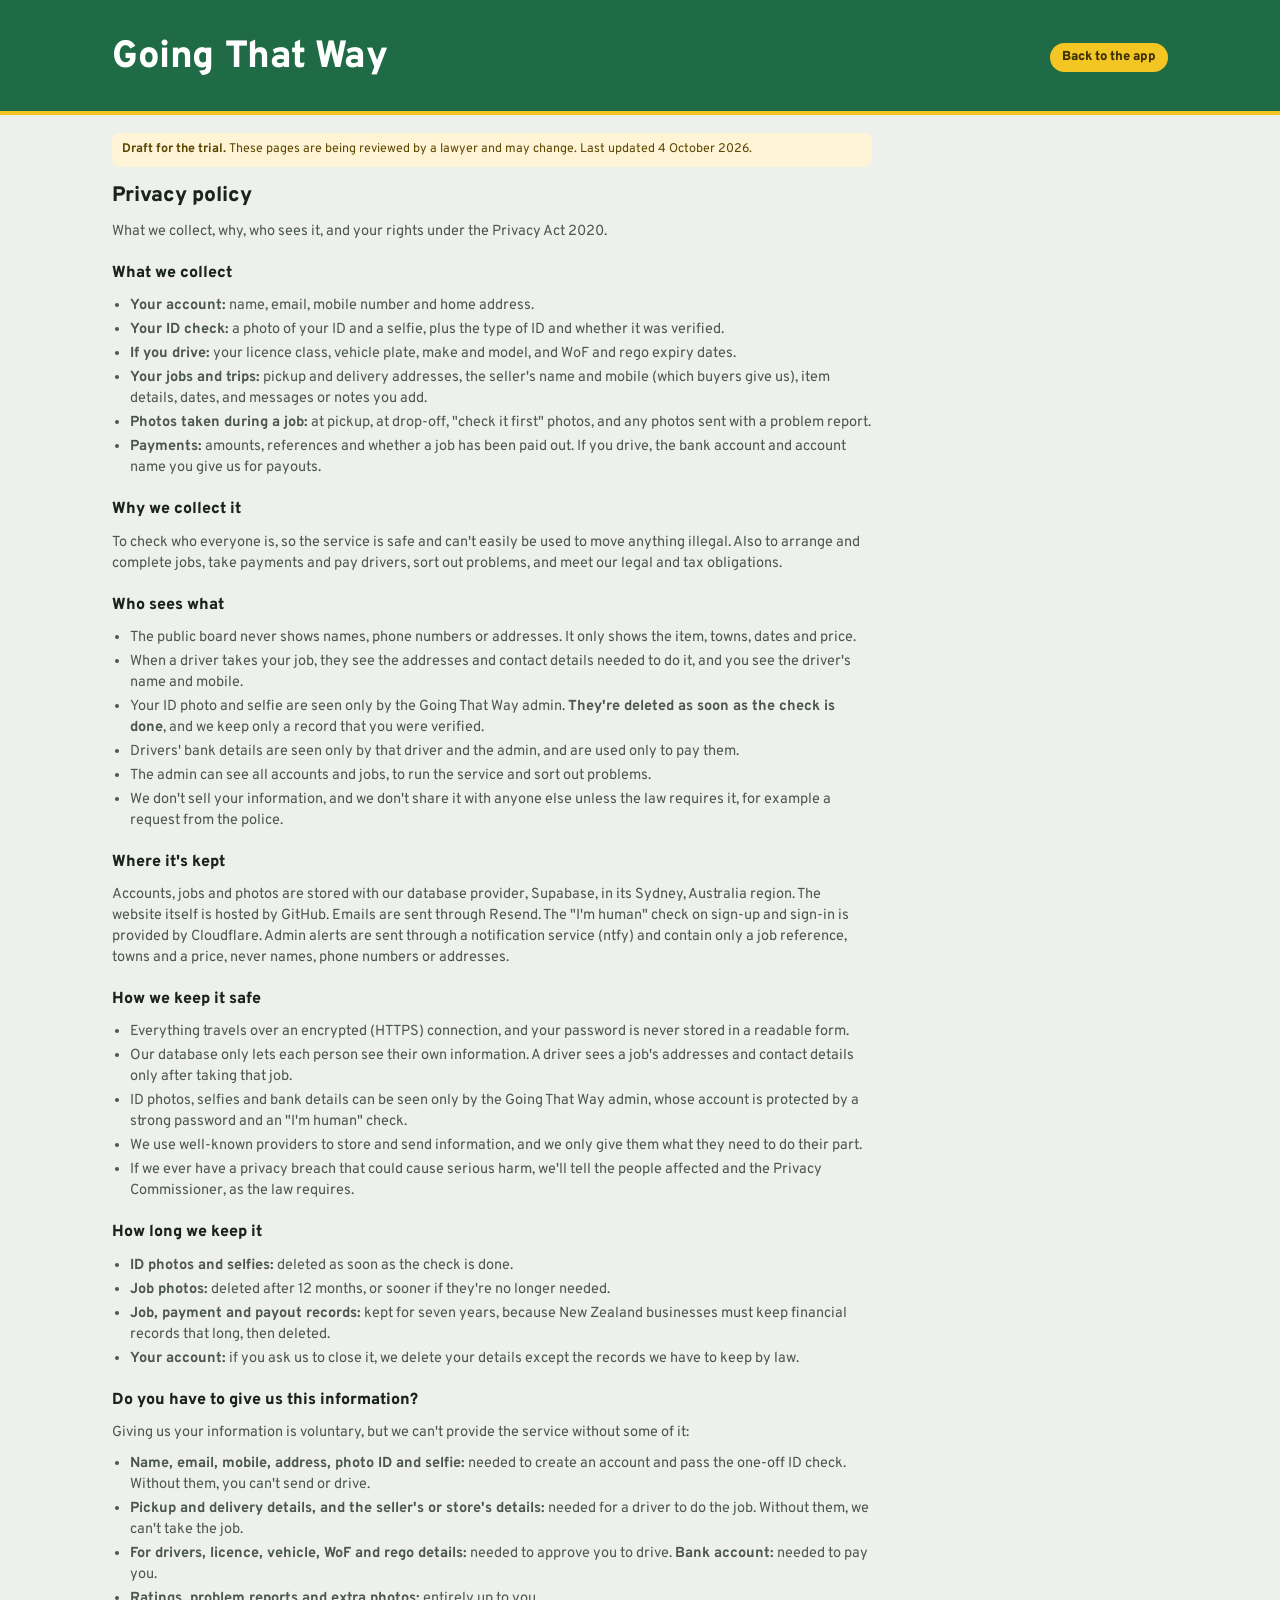
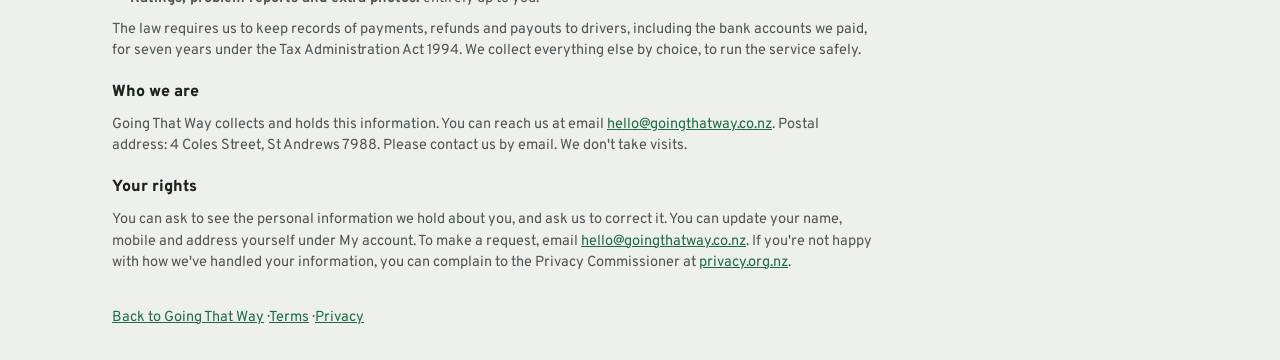
<file: privacy.html>
<!doctype html>
<html lang="en-NZ">
<head>
<meta charset="utf-8">
<meta name="viewport" content="width=device-width,initial-scale=1,viewport-fit=cover">
<title>Privacy · Going That Way</title>
<meta name="theme-color" content="#1F6B45">
<link rel="icon" href="icon-192.png" type="image/png">
<link rel="preconnect" href="https://fonts.googleapis.com">
<link rel="preconnect" href="https://fonts.gstatic.com" crossorigin>
<link rel="stylesheet" href="https://fonts.googleapis.com/css2?family=Overpass:wght@400;600;700;800&family=Overpass+Mono:wght@500&display=swap">
<link rel="stylesheet" href="style.css?v=29">
</head>
<body>
<header class="hero top"><div class="hero-in">
  <div class="brand"><h1><a href="./" style="color:inherit;text-decoration:none">Going That Way</a></h1><a class="pill" href="./" style="text-decoration:none">Back to the app</a></div>
</div></header>
<div class="app"><main class="legal">
<div class="note"><b>Draft for the trial.</b> These pages are being reviewed by a lawyer and may change. Last updated 4 October 2026.</div>

<h2>Privacy policy</h2>
<p class="sub">What we collect, why, who sees it, and your rights under the Privacy Act 2020.</p>

<h3>What we collect</h3>
<ul class="plainlist">
<li><b>Your account:</b> name, email, mobile number and home address.</li>
<li><b>Your ID check:</b> a photo of your ID and a selfie, plus the type of ID and whether it was verified.</li>
<li><b>If you drive:</b> your licence class, vehicle plate, make and model, and WoF and rego expiry dates.</li>
<li><b>Your jobs and trips:</b> pickup and delivery addresses, the seller's name and mobile (which buyers give us), item details, dates, and messages or notes you add.</li>
<li><b>Photos taken during a job:</b> at pickup, at drop-off, "check it first" photos, and any photos sent with a problem report.</li>
<li><b>Payments:</b> amounts, references and whether a job has been paid out. If you drive, the bank account and account name you give us for payouts.</li>
</ul>

<h3>Why we collect it</h3>
<p>To check who everyone is, so the service is safe and can't easily be used to move anything illegal. Also to arrange and complete jobs, take payments and pay drivers, sort out problems, and meet our legal and tax obligations.</p>

<h3>Who sees what</h3>
<ul class="plainlist">
<li>The public board never shows names, phone numbers or addresses. It only shows the item, towns, dates and price.</li>
<li>When a driver takes your job, they see the addresses and contact details needed to do it, and you see the driver's name and mobile.</li>
<li>Your ID photo and selfie are seen only by the Going That Way admin. <b>They're deleted as soon as the check is done</b>, and we keep only a record that you were verified.</li>
<li>Drivers' bank details are seen only by that driver and the admin, and are used only to pay them.</li>
<li>The admin can see all accounts and jobs, to run the service and sort out problems.</li>
<li>We don't sell your information, and we don't share it with anyone else unless the law requires it, for example a request from the police.</li>
</ul>

<h3>Where it's kept</h3>
<p>Accounts, jobs and photos are stored with our database provider, Supabase, in its Sydney, Australia region. The website itself is hosted by GitHub. Emails are sent through Resend. The "I'm human" check on sign-up and sign-in is provided by Cloudflare. Admin alerts are sent through a notification service (ntfy) and contain only a job reference, towns and a price, never names, phone numbers or addresses.</p>

<h3>How we keep it safe</h3>
<ul class="plainlist">
<li>Everything travels over an encrypted (HTTPS) connection, and your password is never stored in a readable form.</li>
<li>Our database only lets each person see their own information. A driver sees a job's addresses and contact details only after taking that job.</li>
<li>ID photos, selfies and bank details can be seen only by the Going That Way admin, whose account is protected by a strong password and an "I'm human" check.</li>
<li>We use well-known providers to store and send information, and we only give them what they need to do their part.</li>
<li>If we ever have a privacy breach that could cause serious harm, we'll tell the people affected and the Privacy Commissioner, as the law requires.</li>
</ul>

<h3>How long we keep it</h3>
<ul class="plainlist">
<li><b>ID photos and selfies:</b> deleted as soon as the check is done.</li>
<li><b>Job photos:</b> deleted after 12 months, or sooner if they're no longer needed.</li>
<li><b>Job, payment and payout records:</b> kept for seven years, because New Zealand businesses must keep financial records that long, then deleted.</li>
<li><b>Your account:</b> if you ask us to close it, we delete your details except the records we have to keep by law.</li>
</ul>

<h3>Do you have to give us this information?</h3>
<p>Giving us your information is voluntary, but we can't provide the service without some of it:</p>
<ul class="plainlist">
<li><b>Name, email, mobile, address, photo ID and selfie:</b> needed to create an account and pass the one-off ID check. Without them, you can't send or drive.</li>
<li><b>Pickup and delivery details, and the seller's or store's details:</b> needed for a driver to do the job. Without them, we can't take the job.</li>
<li><b>For drivers, licence, vehicle, WoF and rego details:</b> needed to approve you to drive. <b>Bank account:</b> needed to pay you.</li>
<li><b>Ratings, problem reports and extra photos:</b> entirely up to you.</li>
</ul>
<p>The law requires us to keep records of payments, refunds and payouts to drivers, including the bank accounts we paid, for seven years under the Tax Administration Act 1994. We collect everything else by choice, to run the service safely.</p>

<h3>Who we are</h3>
<p>Going That Way<span data-legal></span> collects and holds this information. You can reach us at <span data-contact>use "Report a problem" on your job in the app</span>.<span data-postal></span></p>

<h3>Your rights</h3>
<p>You can ask to see the personal information we hold about you, and ask us to correct it. You can update your name, mobile and address yourself under My account. To make a request, <span data-contact>use "Report a problem" on your job in the app</span>. If you're not happy with how we've handled your information, you can complain to the Privacy Commissioner at <a href="https://www.privacy.org.nz" target="_blank" rel="noopener">privacy.org.nz</a>.</p>

<p class="fine" style="margin-top:24px"><a href="./">Back to Going That Way</a> · <a href="terms.html">Terms</a> · <a href="privacy.html">Privacy</a></p>
</main></div>
<script src="config.js?v=29"></script>
<script>
// Fill in how to contact us from config.js
(function () {
  var c = window.GTW_CONFIG || {}, bits = [];
  if (c.CONTACT_EMAIL) bits.push('email <a href="mailto:' + c.CONTACT_EMAIL + '">' + c.CONTACT_EMAIL + '</a>');
  if (c.CONTACT_PHONE) bits.push('text or call ' + c.CONTACT_PHONE);
  var how = bits.length ? bits.join(' or ') : 'use "Report a problem" on your job in the app';
  document.querySelectorAll('[data-contact]').forEach(function (el) { el.innerHTML = how; });
  var legal = [c.LEGAL_NAME, c.POSTAL_ADDRESS].filter(Boolean).join(", ");
  document.querySelectorAll('[data-legal]').forEach(function (el) { el.textContent = c.LEGAL_NAME ? " (" + c.LEGAL_NAME + ")" : ""; });
  document.querySelectorAll('[data-postal]').forEach(function (el) { el.textContent = c.POSTAL_ADDRESS ? " Postal address: " + c.POSTAL_ADDRESS + ". Please contact us by email. We don't take visits." : ""; });
})();
</script>
</body>
</html>
</file>
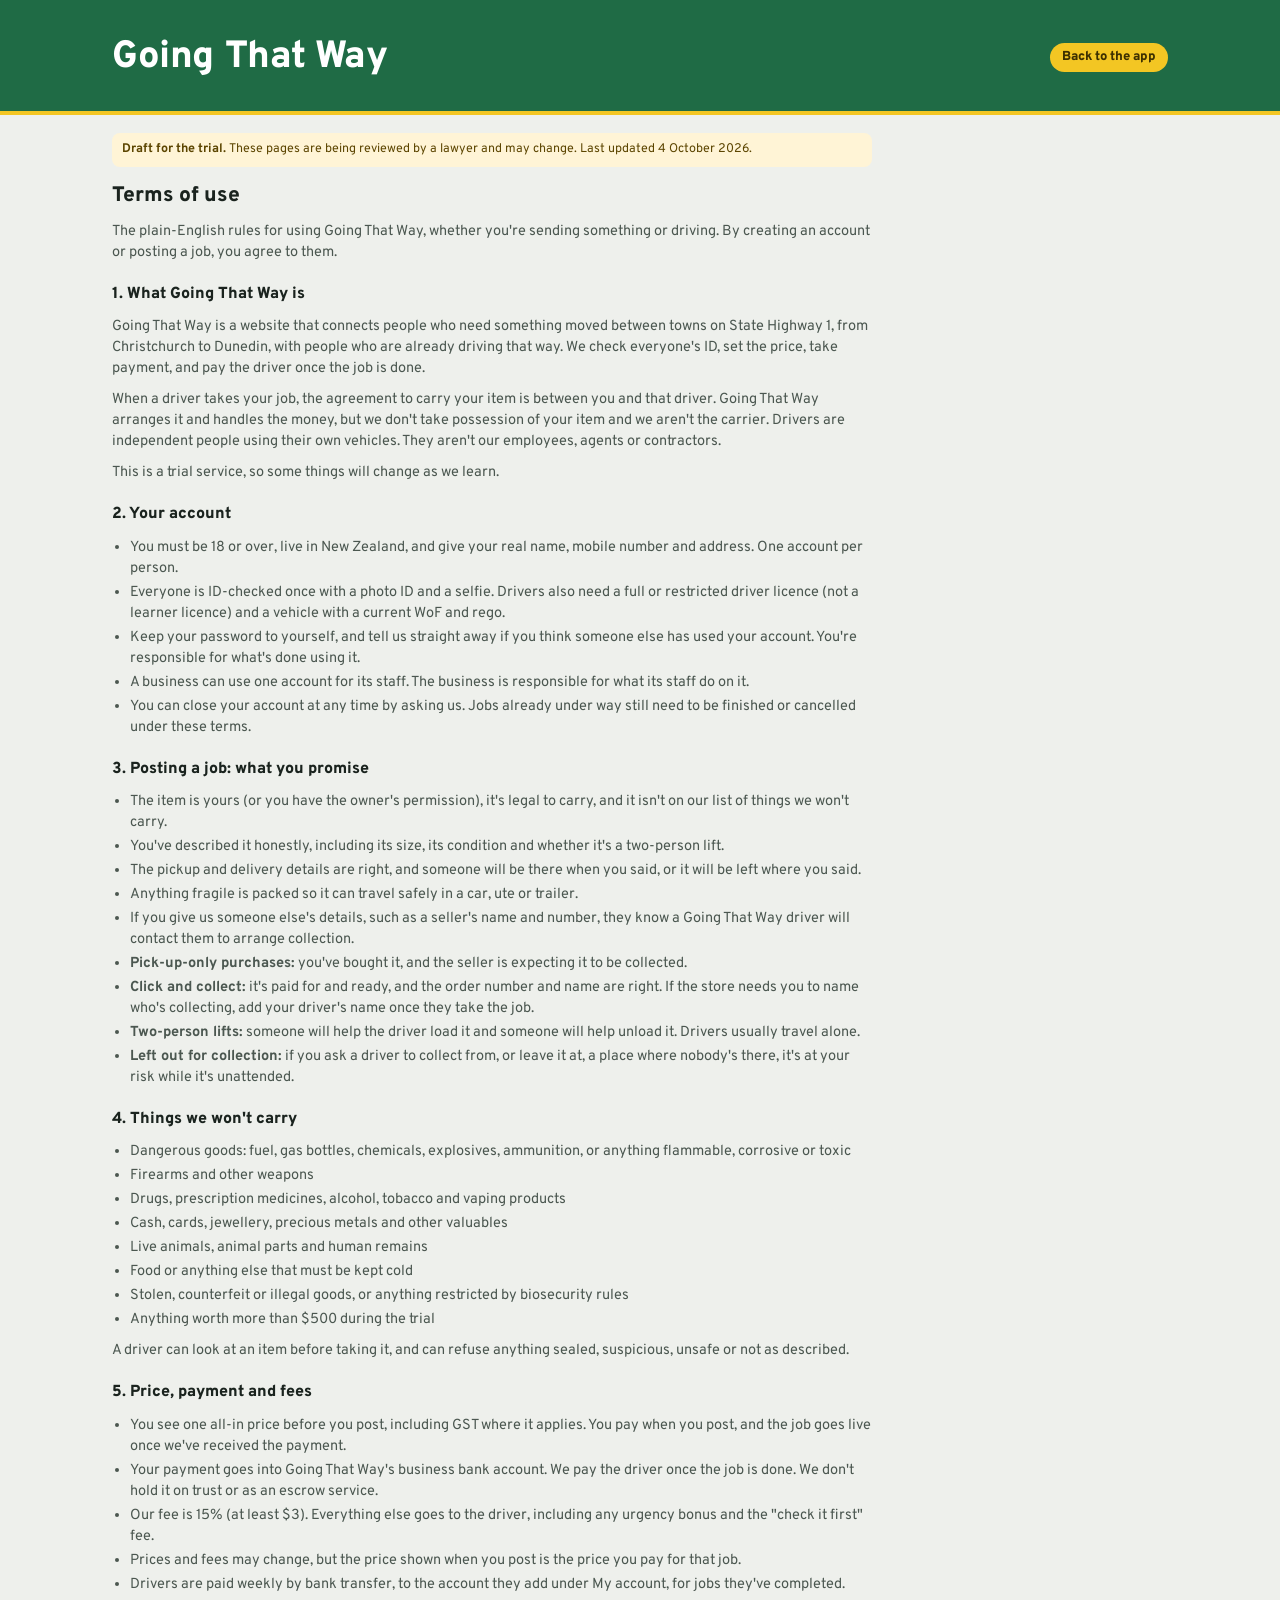
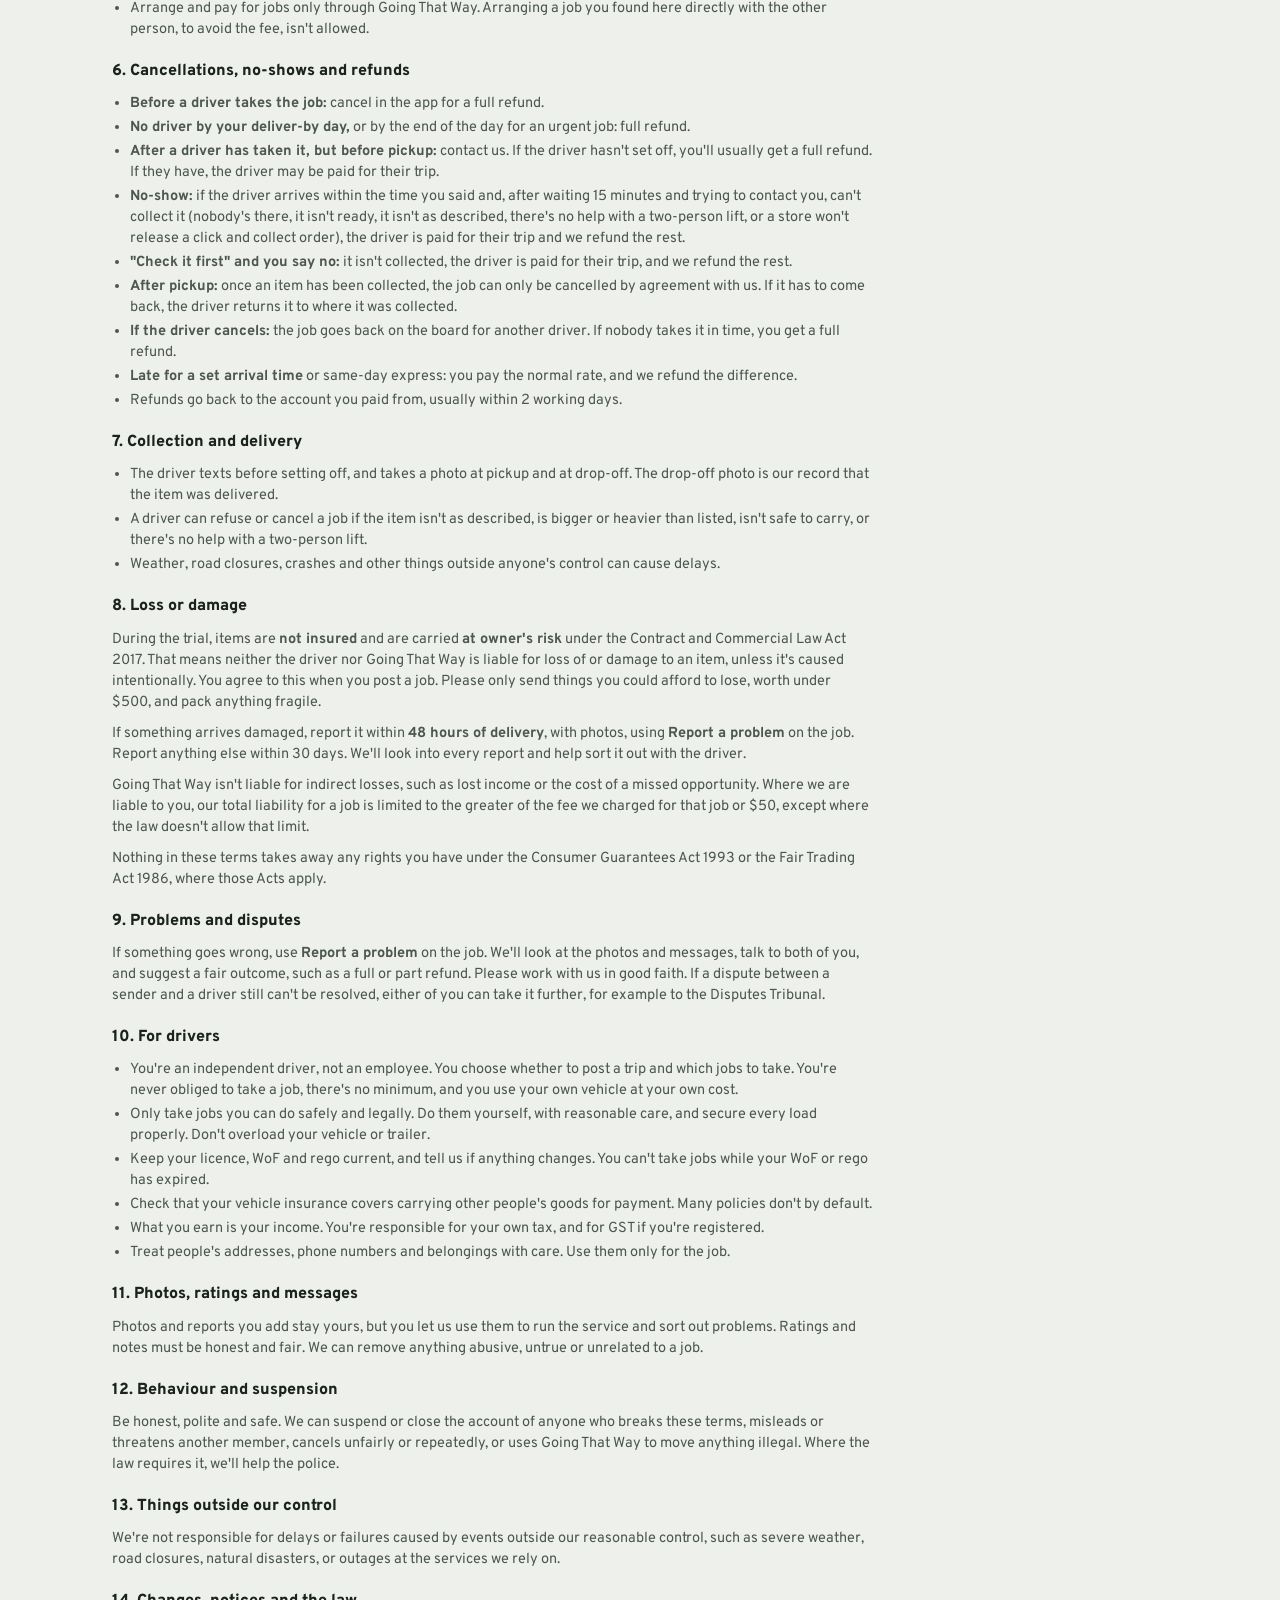
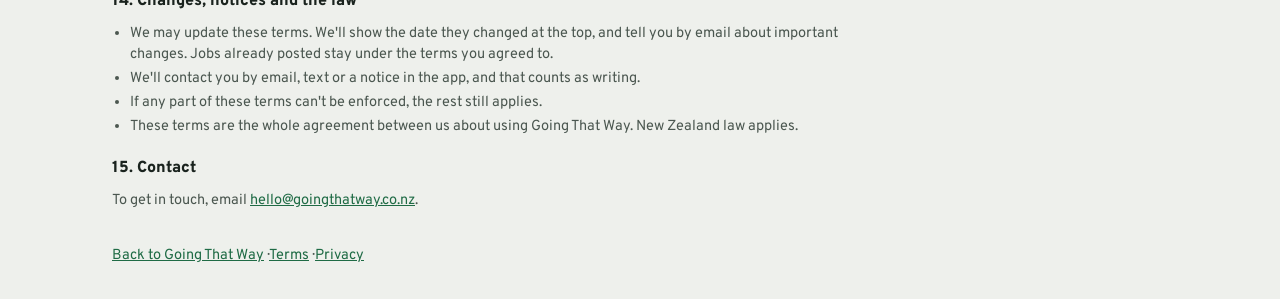
<file: terms.html>
<!doctype html>
<html lang="en-NZ">
<head>
<meta charset="utf-8">
<meta name="viewport" content="width=device-width,initial-scale=1,viewport-fit=cover">
<title>Terms · Going That Way</title>
<meta name="theme-color" content="#1F6B45">
<link rel="icon" href="icon-192.png" type="image/png">
<link rel="preconnect" href="https://fonts.googleapis.com">
<link rel="preconnect" href="https://fonts.gstatic.com" crossorigin>
<link rel="stylesheet" href="https://fonts.googleapis.com/css2?family=Overpass:wght@400;600;700;800&family=Overpass+Mono:wght@500&display=swap">
<link rel="stylesheet" href="style.css?v=29">
</head>
<body>
<header class="hero top"><div class="hero-in">
  <div class="brand"><h1><a href="./" style="color:inherit;text-decoration:none">Going That Way</a></h1><a class="pill" href="./" style="text-decoration:none">Back to the app</a></div>
</div></header>
<div class="app"><main class="legal">
<div class="note"><b>Draft for the trial.</b> These pages are being reviewed by a lawyer and may change. Last updated 4 October 2026.</div>

<h2>Terms of use</h2>
<p class="sub">The plain-English rules for using Going That Way, whether you're sending something or driving. By creating an account or posting a job, you agree to them.</p>

<h3>1. What Going That Way is</h3>
<p>Going That Way is a website that connects people who need something moved between towns on State Highway 1, from Christchurch to Dunedin, with people who are already driving that way. We check everyone's ID, set the price, take payment, and pay the driver once the job is done.</p>
<p>When a driver takes your job, the agreement to carry your item is between you and that driver. Going That Way arranges it and handles the money, but we don't take possession of your item and we aren't the carrier. Drivers are independent people using their own vehicles. They aren't our employees, agents or contractors.</p>
<p>This is a trial service, so some things will change as we learn.</p>

<h3>2. Your account</h3>
<ul class="plainlist">
<li>You must be 18 or over, live in New Zealand, and give your real name, mobile number and address. One account per person.</li>
<li>Everyone is ID-checked once with a photo ID and a selfie. Drivers also need a full or restricted driver licence (not a learner licence) and a vehicle with a current WoF and rego.</li>
<li>Keep your password to yourself, and tell us straight away if you think someone else has used your account. You're responsible for what's done using it.</li>
<li>A business can use one account for its staff. The business is responsible for what its staff do on it.</li>
<li>You can close your account at any time by asking us. Jobs already under way still need to be finished or cancelled under these terms.</li>
</ul>

<h3>3. Posting a job: what you promise</h3>
<ul class="plainlist">
<li>The item is yours (or you have the owner's permission), it's legal to carry, and it isn't on our list of things we won't carry.</li>
<li>You've described it honestly, including its size, its condition and whether it's a two-person lift.</li>
<li>The pickup and delivery details are right, and someone will be there when you said, or it will be left where you said.</li>
<li>Anything fragile is packed so it can travel safely in a car, ute or trailer.</li>
<li>If you give us someone else's details, such as a seller's name and number, they know a Going That Way driver will contact them to arrange collection.</li>
<li><b>Pick-up-only purchases:</b> you've bought it, and the seller is expecting it to be collected.</li>
<li><b>Click and collect:</b> it's paid for and ready, and the order number and name are right. If the store needs you to name who's collecting, add your driver's name once they take the job.</li>
<li><b>Two-person lifts:</b> someone will help the driver load it and someone will help unload it. Drivers usually travel alone.</li>
<li><b>Left out for collection:</b> if you ask a driver to collect from, or leave it at, a place where nobody's there, it's at your risk while it's unattended.</li>
</ul>

<h3>4. Things we won't carry</h3>
<ul class="plainlist">
<li>Dangerous goods: fuel, gas bottles, chemicals, explosives, ammunition, or anything flammable, corrosive or toxic</li>
<li>Firearms and other weapons</li>
<li>Drugs, prescription medicines, alcohol, tobacco and vaping products</li>
<li>Cash, cards, jewellery, precious metals and other valuables</li>
<li>Live animals, animal parts and human remains</li>
<li>Food or anything else that must be kept cold</li>
<li>Stolen, counterfeit or illegal goods, or anything restricted by biosecurity rules</li>
<li>Anything worth more than $500 during the trial</li>
</ul>
<p>A driver can look at an item before taking it, and can refuse anything sealed, suspicious, unsafe or not as described.</p>

<h3>5. Price, payment and fees</h3>
<ul class="plainlist">
<li>You see one all-in price before you post, including GST where it applies. You pay when you post, and the job goes live once we've received the payment.</li>
<li>Your payment goes into Going That Way's business bank account. We pay the driver once the job is done. We don't hold it on trust or as an escrow service.</li>
<li>Our fee is 15% (at least $3). Everything else goes to the driver, including any urgency bonus and the "check it first" fee.</li>
<li>Prices and fees may change, but the price shown when you post is the price you pay for that job.</li>
<li>Drivers are paid weekly by bank transfer, to the account they add under My account, for jobs they've completed.</li>
<li>Arrange and pay for jobs only through Going That Way. Arranging a job you found here directly with the other person, to avoid the fee, isn't allowed.</li>
</ul>

<h3>6. Cancellations, no-shows and refunds</h3>
<ul class="plainlist">
<li><b>Before a driver takes the job:</b> cancel in the app for a full refund.</li>
<li><b>No driver by your deliver-by day,</b> or by the end of the day for an urgent job: full refund.</li>
<li><b>After a driver has taken it, but before pickup:</b> contact us. If the driver hasn't set off, you'll usually get a full refund. If they have, the driver may be paid for their trip.</li>
<li><b>No-show:</b> if the driver arrives within the time you said and, after waiting 15 minutes and trying to contact you, can't collect it (nobody's there, it isn't ready, it isn't as described, there's no help with a two-person lift, or a store won't release a click and collect order), the driver is paid for their trip and we refund the rest.</li>
<li><b>"Check it first" and you say no:</b> it isn't collected, the driver is paid for their trip, and we refund the rest.</li>
<li><b>After pickup:</b> once an item has been collected, the job can only be cancelled by agreement with us. If it has to come back, the driver returns it to where it was collected.</li>
<li><b>If the driver cancels:</b> the job goes back on the board for another driver. If nobody takes it in time, you get a full refund.</li>
<li><b>Late for a set arrival time</b> or same-day express: you pay the normal rate, and we refund the difference.</li>
<li>Refunds go back to the account you paid from, usually within 2 working days.</li>
</ul>

<h3>7. Collection and delivery</h3>
<ul class="plainlist">
<li>The driver texts before setting off, and takes a photo at pickup and at drop-off. The drop-off photo is our record that the item was delivered.</li>
<li>A driver can refuse or cancel a job if the item isn't as described, is bigger or heavier than listed, isn't safe to carry, or there's no help with a two-person lift.</li>
<li>Weather, road closures, crashes and other things outside anyone's control can cause delays.</li>
</ul>

<h3>8. Loss or damage</h3>
<p>During the trial, items are <b>not insured</b> and are carried <b>at owner's risk</b> under the Contract and Commercial Law Act 2017. That means neither the driver nor Going That Way is liable for loss of or damage to an item, unless it's caused intentionally. You agree to this when you post a job. Please only send things you could afford to lose, worth under $500, and pack anything fragile.</p>
<p>If something arrives damaged, report it within <b>48 hours of delivery</b>, with photos, using <b>Report a problem</b> on the job. Report anything else within 30 days. We'll look into every report and help sort it out with the driver.</p>
<p>Going That Way isn't liable for indirect losses, such as lost income or the cost of a missed opportunity. Where we are liable to you, our total liability for a job is limited to the greater of the fee we charged for that job or $50, except where the law doesn't allow that limit.</p>
<p>Nothing in these terms takes away any rights you have under the Consumer Guarantees Act 1993 or the Fair Trading Act 1986, where those Acts apply.</p>

<h3>9. Problems and disputes</h3>
<p>If something goes wrong, use <b>Report a problem</b> on the job. We'll look at the photos and messages, talk to both of you, and suggest a fair outcome, such as a full or part refund. Please work with us in good faith. If a dispute between a sender and a driver still can't be resolved, either of you can take it further, for example to the Disputes Tribunal.</p>

<h3>10. For drivers</h3>
<ul class="plainlist">
<li>You're an independent driver, not an employee. You choose whether to post a trip and which jobs to take. You're never obliged to take a job, there's no minimum, and you use your own vehicle at your own cost.</li>
<li>Only take jobs you can do safely and legally. Do them yourself, with reasonable care, and secure every load properly. Don't overload your vehicle or trailer.</li>
<li>Keep your licence, WoF and rego current, and tell us if anything changes. You can't take jobs while your WoF or rego has expired.</li>
<li>Check that your vehicle insurance covers carrying other people's goods for payment. Many policies don't by default.</li>
<li>What you earn is your income. You're responsible for your own tax, and for GST if you're registered.</li>
<li>Treat people's addresses, phone numbers and belongings with care. Use them only for the job.</li>
</ul>

<h3>11. Photos, ratings and messages</h3>
<p>Photos and reports you add stay yours, but you let us use them to run the service and sort out problems. Ratings and notes must be honest and fair. We can remove anything abusive, untrue or unrelated to a job.</p>

<h3>12. Behaviour and suspension</h3>
<p>Be honest, polite and safe. We can suspend or close the account of anyone who breaks these terms, misleads or threatens another member, cancels unfairly or repeatedly, or uses Going That Way to move anything illegal. Where the law requires it, we'll help the police.</p>

<h3>13. Things outside our control</h3>
<p>We're not responsible for delays or failures caused by events outside our reasonable control, such as severe weather, road closures, natural disasters, or outages at the services we rely on.</p>

<h3>14. Changes, notices and the law</h3>
<ul class="plainlist">
<li>We may update these terms. We'll show the date they changed at the top, and tell you by email about important changes. Jobs already posted stay under the terms you agreed to.</li>
<li>We'll contact you by email, text or a notice in the app, and that counts as writing.</li>
<li>If any part of these terms can't be enforced, the rest still applies.</li>
<li>These terms are the whole agreement between us about using Going That Way. New Zealand law applies.</li>
</ul>

<h3>15. Contact</h3>
<p>To get in touch, <span data-contact>use "Report a problem" on your job in the app</span>.</p>

<p class="fine" style="margin-top:24px"><a href="./">Back to Going That Way</a> · <a href="terms.html">Terms</a> · <a href="privacy.html">Privacy</a></p>
</main></div>
<script src="config.js?v=29"></script>
<script>
// Fill in how to contact us from config.js
(function () {
  var c = window.GTW_CONFIG || {}, bits = [];
  if (c.CONTACT_EMAIL) bits.push('email <a href="mailto:' + c.CONTACT_EMAIL + '">' + c.CONTACT_EMAIL + '</a>');
  if (c.CONTACT_PHONE) bits.push('text or call ' + c.CONTACT_PHONE);
  var how = bits.length ? bits.join(' or ') : 'use "Report a problem" on your job in the app';
  document.querySelectorAll('[data-contact]').forEach(function (el) { el.innerHTML = how; });
})();
</script>
</body>
</html>
</file>
<file: style.css>
:root{
  --ground:#EEF0EC; --card:#FFFFFF; --ink:#1A231E; --ink2:#4B5750; --ink3:#77827B; --line:#D6DCD6;
  --sign:#1F6B45; --sign-dark:#17543A; --mark:#F3C623; --mark-ink:#3D3000;
  --soft:#E3EFE7; --chip:#EEF1EE; --warn:#B4541F; --warn-bg:#F7E1D6; --note:#FFF4D6; --note-ink:#5C4500;
  --font:"Overpass","Helvetica Neue",Arial,sans-serif; --mono:"Overpass Mono",ui-monospace,Menlo,monospace;
  color-scheme:light;
}
@media (prefers-color-scheme: dark){
  :root{ color-scheme:dark;
    --ground:#0F1512; --card:#18211C; --ink:#E6ECE8; --ink2:#A9B5AE; --ink3:#7D8983; --line:#2A3530;
    --sign:#2A8458; --sign-dark:#1D5F3F; --soft:#1C2E24; --chip:#212B26; --warn:#E58A55; --warn-bg:#3A221A; --note:#33290F; --note-ink:#F2D78A; }
}
*{box-sizing:border-box}
[hidden]{display:none!important}
html,body{margin:0}
body{background:var(--ground);color:var(--ink);font-family:var(--font);font-size:15px;line-height:1.45;padding-block:env(safe-area-inset-top,0px) env(safe-area-inset-bottom,0px)}
.app{max-width:520px;margin:0 auto;padding-inline:16px;padding-block:0 32px}
.num{font-family:var(--mono);font-variant-numeric:tabular-nums}
button,input,select,textarea{font:inherit}
button:focus-visible,input:focus-visible,select:focus-visible,textarea:focus-visible,a:focus-visible{outline:2px solid var(--mark);outline-offset:2px}

.hero{background:var(--sign);color:#fff;margin-inline:-16px;padding:18px 20px 16px;border-bottom:4px solid var(--mark);position:relative}
.brand{display:flex;justify-content:space-between;align-items:center;gap:10px}
.hero h1{font-size:clamp(22px,6.4vw,28px);font-weight:800;margin:0;letter-spacing:-.01em;white-space:nowrap}
.hero p{margin:6px 0 0;font-size:14.5px;opacity:.93;max-width:38ch}
.trial{display:inline-block;margin-top:8px;font-size:11px;letter-spacing:.08em;text-transform:uppercase;border:1px solid rgba(255,255,255,.5);border-radius:99px;padding:1px 8px}
.pill{background:var(--mark);color:var(--mark-ink);border:0;border-radius:99px;font-weight:800;font-size:13px;padding:5px 12px;cursor:pointer;white-space:nowrap}

.tabs{display:grid;grid-template-columns:repeat(4,1fr);gap:4px;margin:14px 0;background:var(--chip);padding:4px;border-radius:10px}
.tabs button{border:0;background:none;color:var(--ink2);font-weight:700;font-size:13.5px;line-height:1.2;padding:9px 3px;border-radius:7px;cursor:pointer}
.tabs button[aria-selected="true"]{background:var(--card);color:var(--ink);box-shadow:0 1px 2px rgba(0,0,0,.08)}

section{display:flex;flex-direction:column;gap:12px}
h2{font-size:21px;font-weight:800;margin:4px 0 0;text-wrap:balance}
h3{font-size:16px;font-weight:800;margin:0}
.sub{color:var(--ink2);font-size:14px;margin:0}
.fine{font-size:12.5px;color:var(--ink3);margin:0}
.label{font-size:11.5px;text-transform:uppercase;letter-spacing:.08em;color:var(--ink3);font-weight:700}
.card{background:var(--card);border-radius:12px;padding:14px;display:flex;flex-direction:column;gap:10px;border:1px solid var(--line)}

.seg{display:grid;grid-template-columns:1fr 1fr;gap:4px;background:var(--chip);padding:4px;border-radius:10px}
.seg button{border:0;background:none;font-weight:700;font-size:13.5px;color:var(--ink2);padding:8px 4px;border-radius:7px;cursor:pointer}
.seg button[aria-selected="true"]{background:var(--sign);color:#fff}

form{display:flex;flex-direction:column;gap:10px}
.fields{display:grid;grid-template-columns:1fr 1fr;gap:10px}
.field{display:flex;flex-direction:column;gap:4px;min-width:0}
.field.full{grid-column:1/-1}
.field label{font-size:12.5px;font-weight:700;color:var(--ink2)}
.field .hint{font-size:12px;color:var(--ink3)}
input,select,textarea{font-size:16px;padding:9px 10px;border-radius:8px;border:1px solid var(--line);background:var(--card);color:var(--ink);width:100%;min-width:0}
textarea{min-height:64px;resize:vertical}
input[aria-invalid="true"]{border-color:var(--warn)}
.check{display:flex;gap:8px;align-items:flex-start;font-size:13.5px;color:var(--ink2)}
.check input{width:20px;height:20px;flex:none;margin-top:1px;accent-color:var(--sign)}
a{color:var(--sign)}
details.more{border-top:1px solid var(--line);padding-top:8px}
details.more>summary{cursor:pointer;font-weight:700;color:var(--sign);font-size:13.5px}
details.more .fields{margin-top:10px}

.btn{border:1px solid var(--line);background:var(--card);color:var(--ink);border-radius:8px;padding:10px 14px;font-weight:700;font-size:15px;cursor:pointer}
a.btn{display:inline-block;text-decoration:none;text-align:center}
.btn.go{background:var(--sign);border-color:var(--sign);color:#fff}
.btn.small{padding:6px 10px;font-size:13px}
.btn:disabled{opacity:.6;cursor:default}
.linkbtn{background:none;border:0;padding:0;color:var(--sign);font-weight:700;cursor:pointer;text-decoration:underline}

.allin{display:flex;justify-content:space-between;align-items:baseline;background:var(--soft);border-radius:8px;padding:9px 12px;color:var(--sign);font-weight:700}
.allin b{font-size:22px}
.note{font-size:12.5px;line-height:1.4;background:var(--note);color:var(--note-ink);border-radius:8px;padding:8px 10px}
.ok{background:var(--soft);color:var(--sign);border-radius:10px;padding:14px;display:flex;flex-direction:column;gap:6px}
.ok h3{color:var(--sign)}
.err{background:var(--warn-bg);color:var(--warn);border-radius:8px;padding:9px 11px;font-size:13.5px}

.plate{background:var(--sign);color:#fff;border-radius:8px;padding:8px 12px;display:flex;align-items:center;gap:10px;border:2px solid var(--sign-dark);box-shadow:inset 0 0 0 2px rgba(255,255,255,.85)}
.plate .towns{font-weight:800;font-size:15.5px;line-height:1.2;flex:1}
.plate .km{font-family:var(--mono);font-size:12.5px;opacity:.9;white-space:nowrap}
.meta{display:flex;flex-wrap:wrap;gap:6px;align-items:center;font-size:13px;color:var(--ink2)}
.chip{background:var(--chip);border-radius:99px;padding:2px 9px;font-size:12.5px;font-weight:600;color:var(--ink2);white-space:nowrap}
.chip.g{background:var(--soft);color:var(--sign)}
.chip.y{background:var(--mark);color:var(--mark-ink)}
.tag{display:inline-block;background:#E6E0F5;color:#4A3A86;font-size:11px;font-weight:700;border-radius:99px;padding:1px 8px}
.row{display:flex;justify-content:space-between;align-items:flex-start;gap:10px}
.item{font-weight:700;font-size:15.5px}
.empty{color:var(--ink3);font-size:14px;text-align:center;padding:14px}

.steps{margin:0;padding-left:20px;display:flex;flex-direction:column;gap:6px;font-size:14px;color:var(--ink2)}
.steps b{color:var(--ink)}
.rates{display:flex;flex-direction:column;gap:6px}
.rates div{display:grid;grid-template-columns:90px 1fr;gap:10px;font-size:13.5px;color:var(--ink2);align-items:baseline}
.rates .num{font-weight:600;color:var(--ink)}
.plainlist{margin:0;padding-left:18px;font-size:14px;color:var(--ink2);display:flex;flex-direction:column;gap:3px}
.foot{margin-top:24px;font-size:12.5px;color:var(--ink3)}

.photos{display:flex;gap:8px;flex-wrap:wrap}
.photos a{display:flex;flex-direction:column;gap:3px;text-decoration:none;color:var(--ink3);font-size:11.5px;width:96px}
.photos img{width:96px;height:96px;object-fit:cover;border-radius:8px;border:1px solid var(--line);background:var(--chip)}
.camera{position:relative;overflow:hidden}
.camera input{position:absolute;inset:0;opacity:0;cursor:pointer;font-size:0}

/* payment details with copy buttons */
.paylines{display:flex;flex-direction:column;gap:6px}
.payline{display:grid;grid-template-columns:80px 1fr auto;gap:8px;align-items:center;font-size:14px;border-bottom:1px solid var(--line);padding-bottom:6px}
.payline:last-child{border-bottom:0}
.payline .k{color:var(--ink3)}
.payline .v{min-width:0;overflow-wrap:anywhere}
textarea.tmpl{min-height:80px;font-size:13px;margin-top:6px}
.quote{background:var(--chip);border-radius:8px;padding:10px 12px;font-size:14px;color:var(--ink2);line-height:1.45}

/* progress bar on a job */
.progress{list-style:none;margin:2px 0 0;padding:0;display:flex;gap:3px;font-size:11.5px;font-weight:700;color:var(--ink3)}
.progress li{flex:1;min-width:0;padding-top:7px;border-top:4px solid var(--line);text-align:center;line-height:1.2}
.progress li.done{border-color:var(--sign);color:var(--sign)}
.progress li.now{border-color:var(--mark);color:var(--ink)}

/* check it before you buy */
.checkfirst{background:var(--soft);border-radius:8px;padding:10px}
.checkstep{background:var(--note);color:var(--note-ink);border-radius:8px;padding:10px;font-size:13.5px;display:flex;flex-direction:column}
.checkstep .field label{color:var(--note-ink)}
.checkask{border:2px solid var(--mark)}
.alert{display:block;background:var(--mark);color:var(--mark-ink);border-radius:10px;padding:12px 14px;text-decoration:none;font-size:14px}
.again{border:2px solid var(--sign)}
details.why>summary{cursor:pointer;font-size:12.5px;font-weight:700;color:var(--sign);margin-top:6px}
details.why .rates div{grid-template-columns:52px 1fr}
.field label.check{font-weight:400;font-size:13.5px;color:var(--ink2)}
.field label.check b{color:var(--ink)}
.examples{gap:0}
.examples .label{margin-bottom:4px}
.ex{display:flex;justify-content:space-between;align-items:center;gap:10px;padding:8px 0;border-bottom:1px solid var(--line)}
.ex div{display:flex;flex-direction:column;min-width:0}
.ex div span{font-size:12.5px;color:var(--ink3)}
.ex>b{font-size:19px;color:var(--sign)}
.examples .fine{margin-top:8px}
.heavyf{background:var(--chip);border-radius:8px;padding:10px;display:flex;flex-direction:column}

/* ---------- Header outside the column (public site) ---------- */
.hero.top{margin-inline:0;padding:18px 16px 16px}
.hero-in{max-width:520px;margin:0 auto}
.hero .route{font-size:13px;font-weight:700;letter-spacing:.01em;opacity:1;max-width:none;margin-top:8px}
.hero .route span{font-weight:400;opacity:.85}
.col-a,.col-b{display:flex;flex-direction:column;gap:12px;min-width:0}
.board-cols{display:flex;flex-direction:column;gap:12px}
.board-cols>div{display:flex;flex-direction:column;gap:8px}
.only-desk{display:none!important}

/* ---------- Desktop and tablet landscape ---------- */
@media (min-width: 900px){
  .app{max-width:1120px;padding-inline:32px}
  .hero.top{padding:30px 32px 26px}
  .hero.top .hero-in{max-width:1056px}
  .hero.top h1{font-size:38px}
  .hero.top p{font-size:17.5px;max-width:58ch}
  .hero.top .route{font-size:14px;max-width:none}
  .tabs{max-width:560px;margin:20px 0 22px}
  #view>section{max-width:760px}
  #view>section.split,#view>section.info-grid,#view>section:has(.board-cols){max-width:none}
  .split{display:grid;grid-template-columns:minmax(0,5fr) minmax(0,6fr);gap:40px;align-items:start}
  .split .col-a{position:sticky;top:20px}
  .split .col-a h2{font-size:30px;line-height:1.15}
  .split .col-a .sub{font-size:15.5px}
  .only-desk{display:flex!important}
  ol.only-desk{display:flex!important;flex-direction:column}
  .only-mob{display:none!important}
  .board-cols{display:grid;grid-template-columns:1fr 1fr;gap:28px;align-items:start}
  .info-grid{display:grid!important;grid-template-columns:1fr 1fr;gap:16px;align-items:start}
  .info-grid>h2{grid-column:1/-1}
  .foot{max-width:760px}
}
@media (min-width: 900px) and (max-height: 700px){ .split .col-a{position:static} }

/* urgent jobs and problem reports */
.chip.warn{background:var(--warn-bg);color:var(--warn)}
.card.urgent{border:2px solid var(--warn)}
.urgentbar{background:var(--warn-bg);color:var(--warn);font-weight:800;font-size:13px;border-radius:7px;padding:5px 9px}
.urgentf{background:var(--warn-bg);border-radius:8px;padding:10px}
.urgentf label,.urgentf .fine{color:var(--warn)}
details.report{border-top:1px solid var(--line);padding-top:8px}
details.report>summary{color:var(--ink3);font-weight:600;font-size:13px}
.reportf{display:flex;flex-direction:column;gap:8px;margin-top:8px}

/* terms and privacy pages */
.legal{display:flex;flex-direction:column;gap:10px;padding-top:18px;max-width:760px}
.legal h3{margin-top:10px}
.legal p{margin:0;font-size:14.5px;color:var(--ink2)}
.legal .plainlist{font-size:14.5px}
a.pill{display:inline-block}
.seg3{grid-template-columns:repeat(3,1fr)}
.seg3 button{font-size:12.5px;line-height:1.2}
.earn{display:flex;flex-wrap:wrap;gap:10px}
.earn>div{flex:1;min-width:120px;background:var(--soft);border-radius:8px;padding:10px;display:flex;flex-direction:column;gap:2px}
.earn b{font-size:22px;color:var(--sign)}
.ts{min-height:65px}
.alerts{display:flex;flex-wrap:wrap;gap:6px}
.alerts .chip{display:inline-flex;gap:6px;align-items:center;font-size:13px;padding:4px 10px}
.alerts .linkbtn{font-size:12px}
.drivercard{display:flex;gap:10px;align-items:center;background:var(--soft);border-radius:10px;padding:10px;margin:4px 0}
.drivercard>div:last-child{display:flex;flex-direction:column;gap:1px;min-width:0}
.drivercard .av{width:38px;height:38px;border-radius:50%;background:var(--sign);color:#fff;font-weight:800;display:flex;align-items:center;justify-content:center;flex:none;font-size:17px}
.rate{display:flex;flex-direction:column;gap:6px;border-top:1px solid var(--line);padding-top:8px}
.thumb{width:15px;height:15px;vertical-align:-2px}
#hvBox{margin-top:10px}
#hvBox>summary{color:var(--ink3);font-weight:600;font-size:13px}
.hv{display:flex;flex-direction:column;gap:8px;margin-top:8px}
</file>
